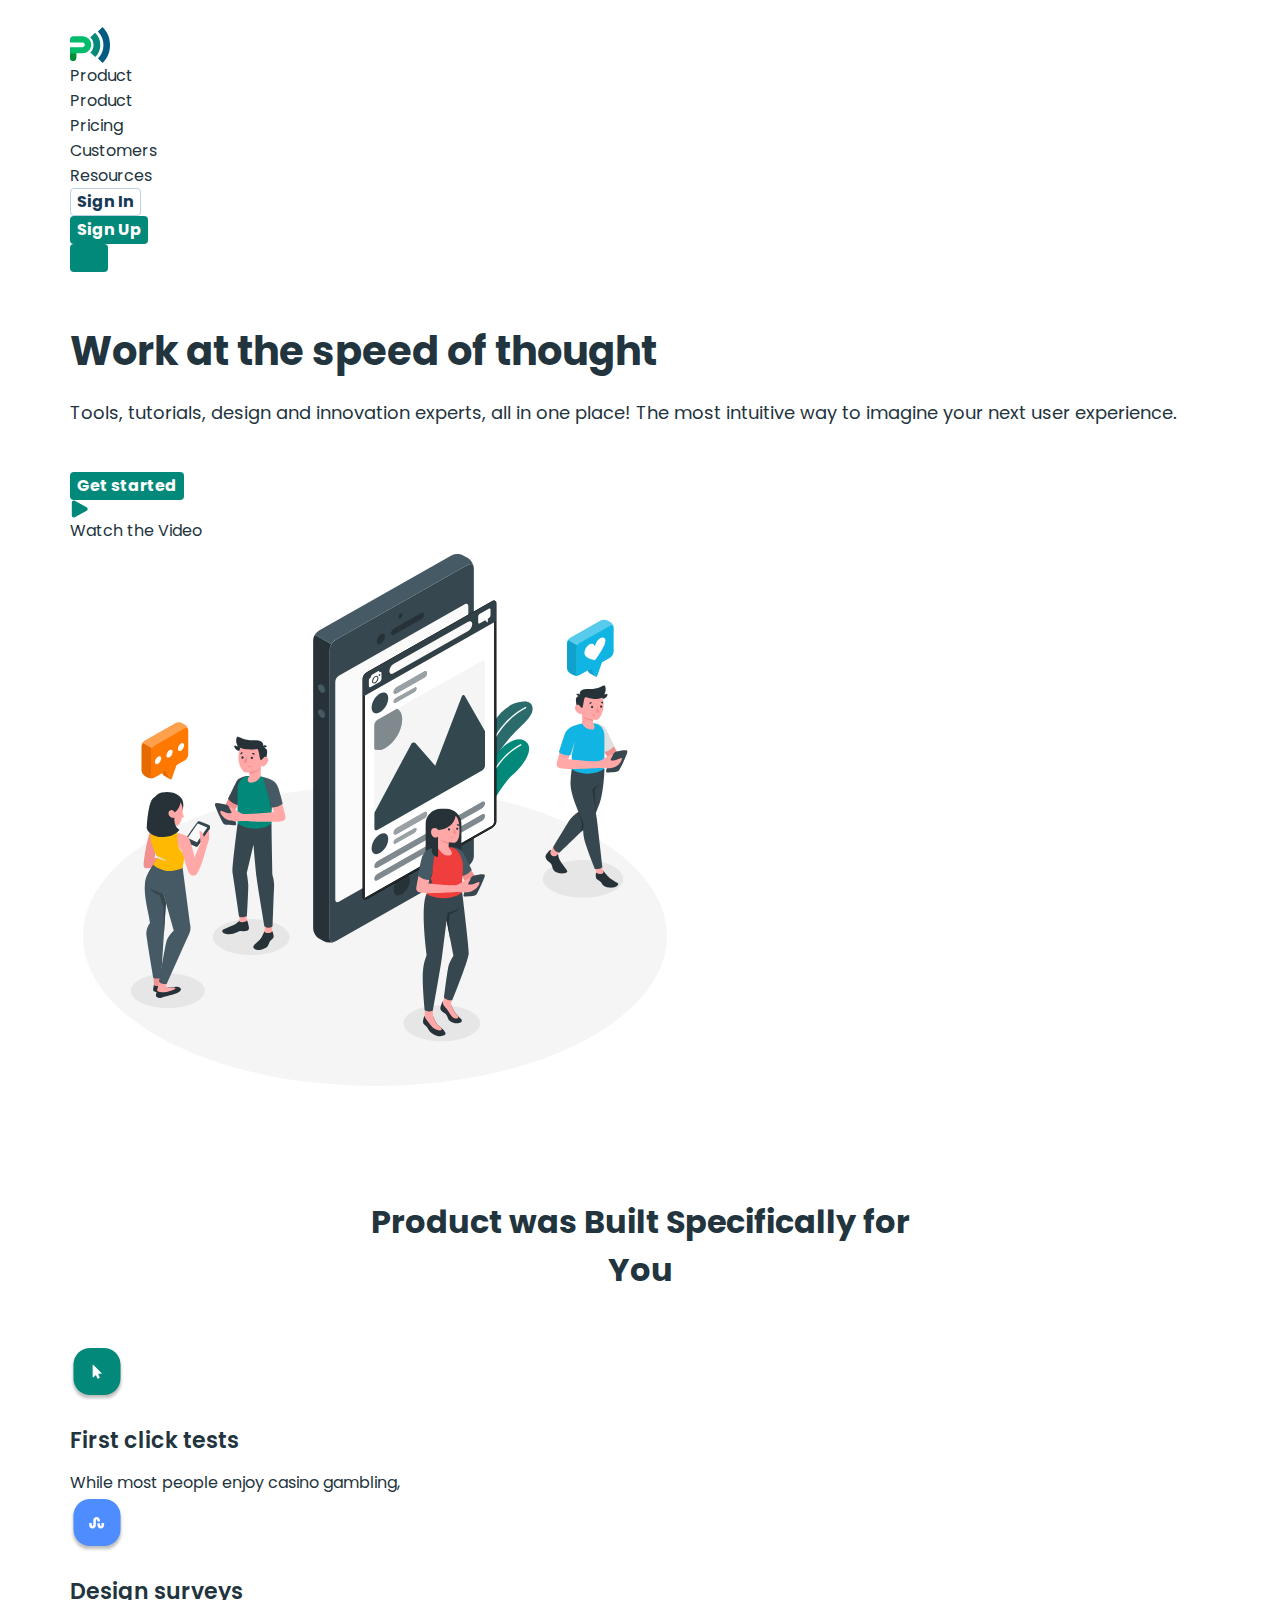
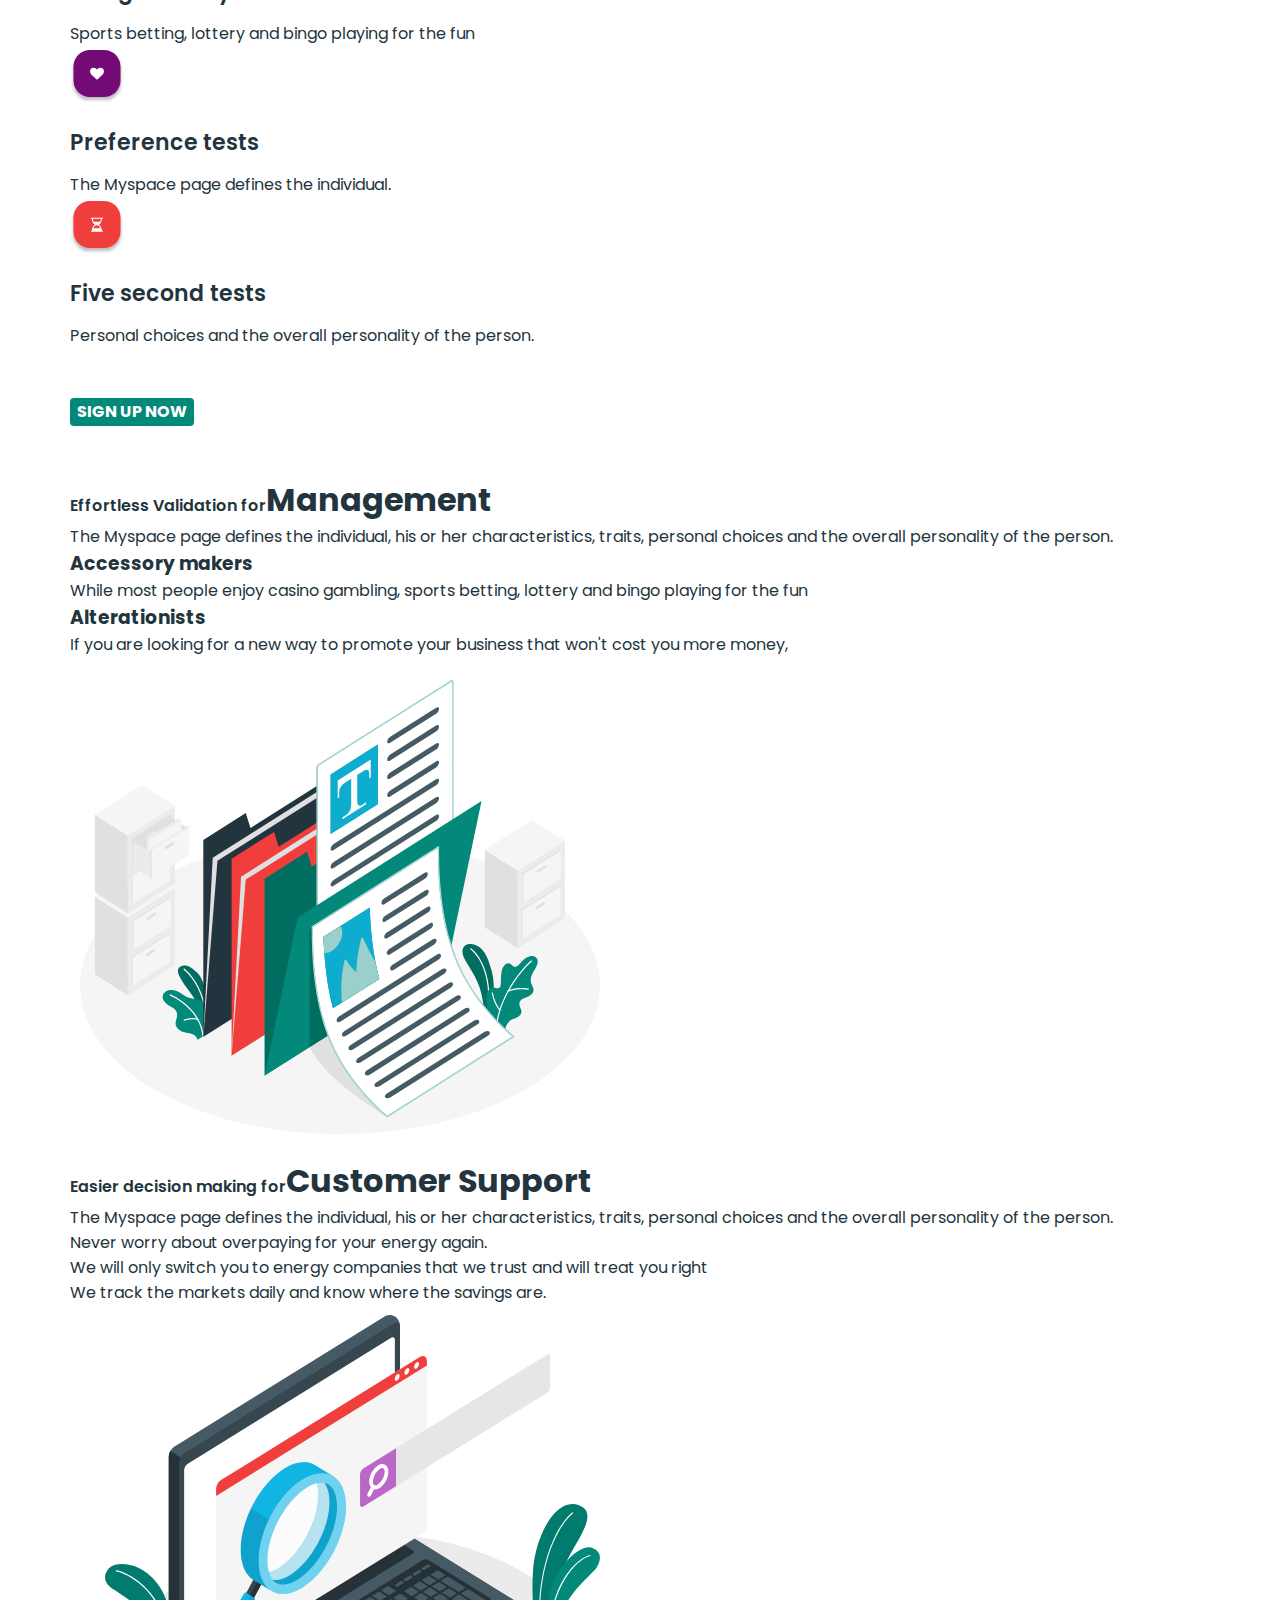
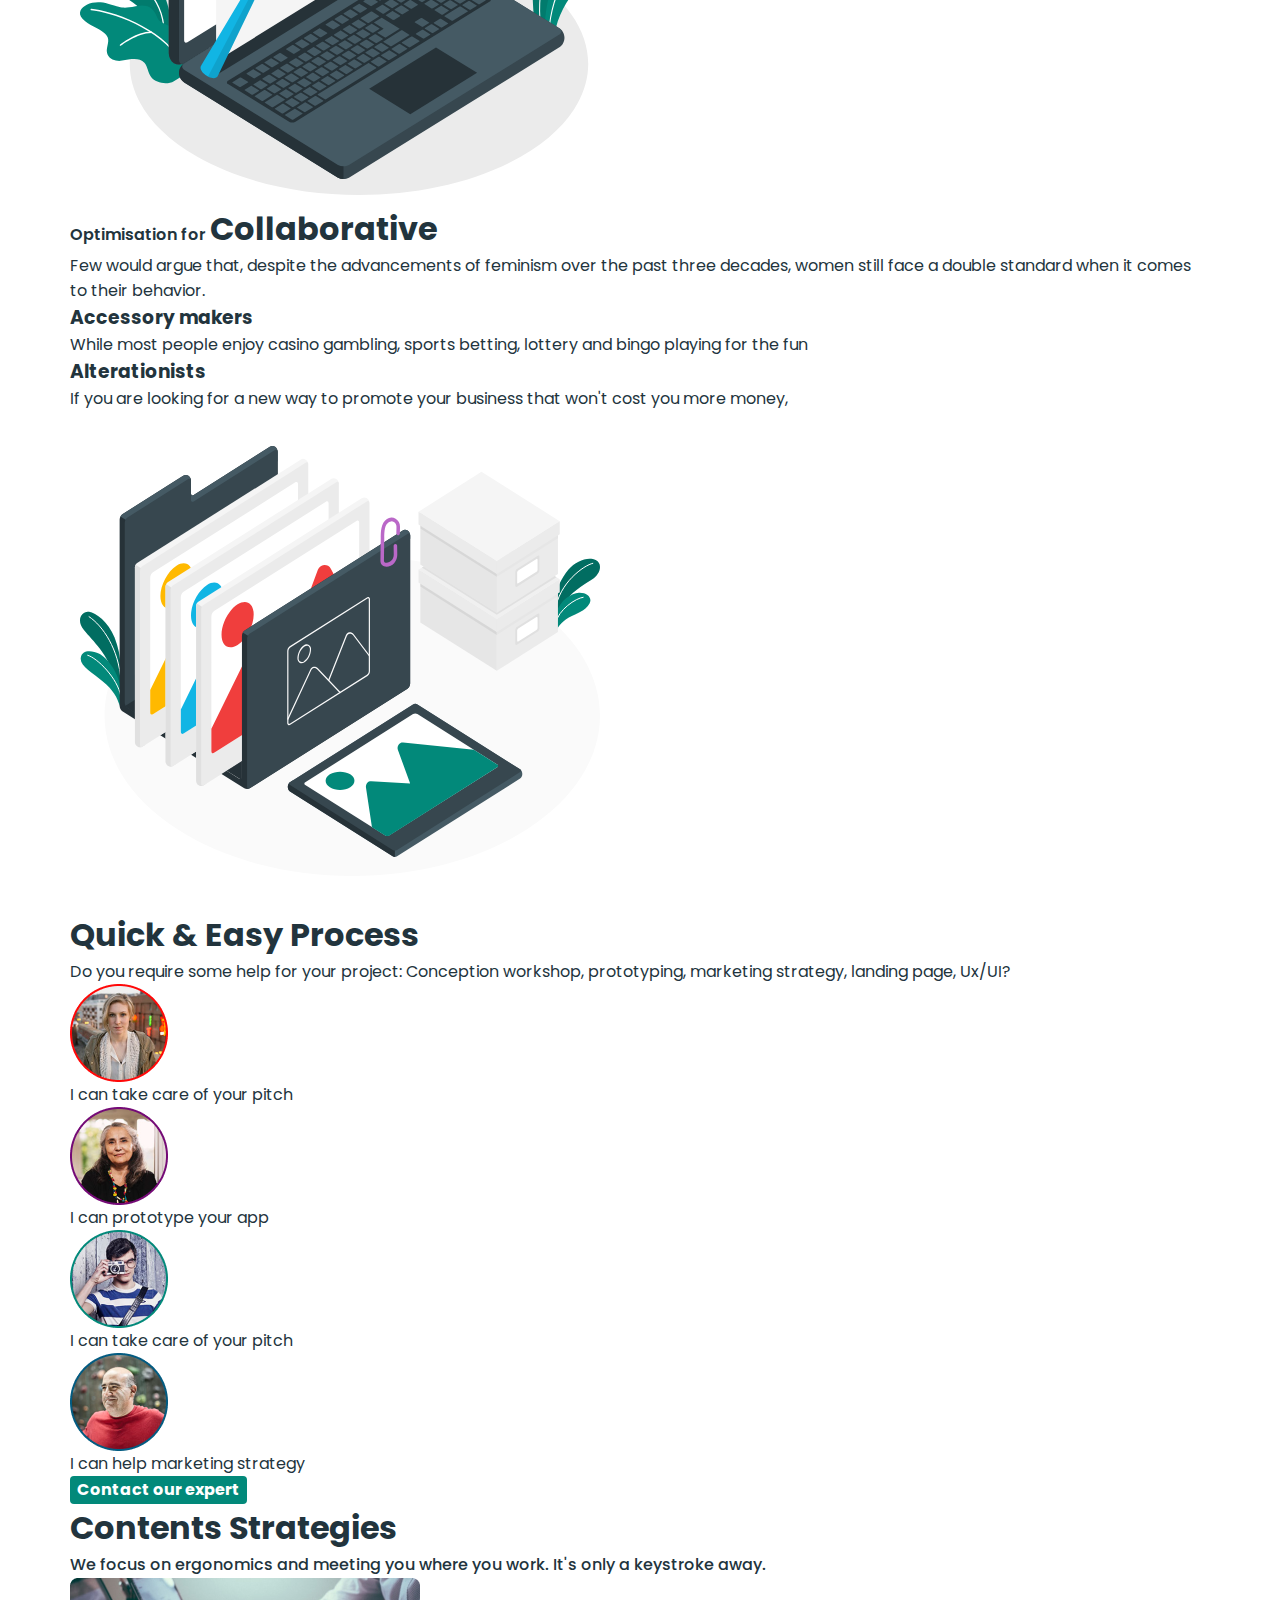
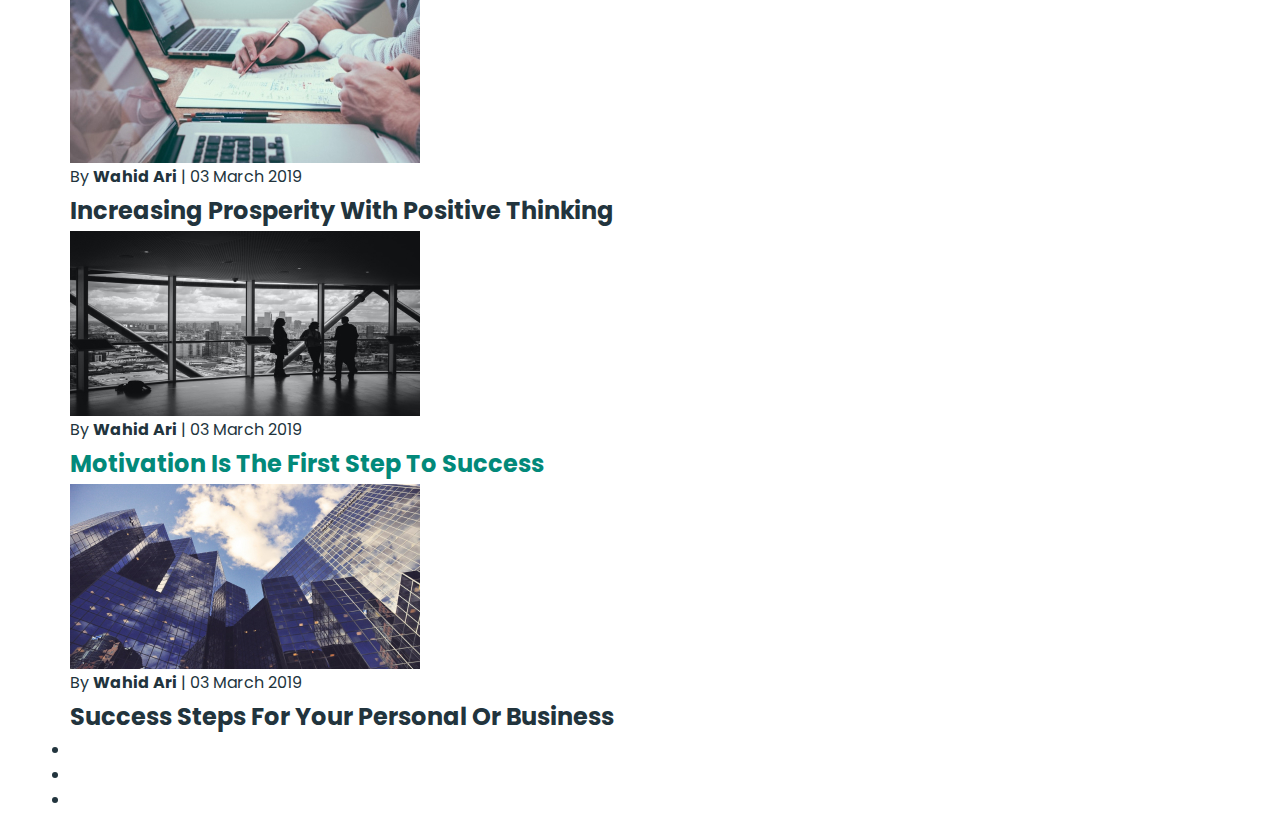
<file: index.html>
<!DOCTYPE html>
<html lang="en">
  <head>
    <meta charset="UTF-8" />
    <meta http-equiv="X-UA-Compatible" content="IE=edge" />
    <meta name="viewport" content="width=device-width, initial-scale=1.0" />
    <title>Business promition</title>
    <link rel="preconnect" href="https://fonts.googleapis.com" />
    <link rel="preconnect" href="https://fonts.gstatic.com" crossorigin />
    <link
      href="https://fonts.googleapis.com/css2?family=Montserrat:wght@600&family=Poppins:wght@400;500;600;700&display=swap"
      rel="stylesheet"
    />
    <link rel="stylesheet" href="./css/style.css" />
  </head>

  <body>
    <!-- Header -->
    <header class="header">
      <div class="container">
        <a class="logo link" href="#">
          <img
            class="logo-img"
            src="./image/header/logo.svg"
            alt="logo"
            width="40"
            height="36"
          />Product</a
        >
        <nav class="header-nav">
          <ul class="list header-list">
            <li class="header-item">
              <a class="header-link link" href="">Product</a>
            </li>
            <li class="header-item">
              <a class="header-link link" href="">Pricing</a>
            </li>
            <li class="header-item">
              <a class="header-link link" href="">Customers</a>
            </li>
            <li class="header-item">
              <a class="header-link link" href="">Resources</a>
            </li>
          </ul>
        </nav>
        <ul class="list header-list">
          <li class="header-item">
            <button class="btn btn-primary header-button" type="button">Sign In</button>
          </li>
          <li class="header-item">
            <button class="btn btn-accent header-button" type="button">Sign Up</button>
          </li>
          <li class="header-item">
            <button class="btn-accent btn header-button" type="button" aria-label="sweetch-button">
              <img
                class="button-icon"
                src="./image/header/icon-dark-light.svg"
                alt="icon"
                width="24"
                height="24"
              />
            </button>
          </li>
        </ul>
      </div>
    </header>
    <main>
      <!-- Hero -->
      <section class="hero">
        <div class="container">
          <h1 class="hero-title">Work at the speed of thought</h1>
          <p class="hero-text">
            Tools, tutorials, design and innovation experts, all in one place! The most intuitive
            way to imagine your next user experience.
          </p>
          <button class="hero-btn btn btn-accent" type="button">Get started</button>
          <a class="hero-link link" href=""
            ><img
              class="hero-icon"
              src="./image/hero/hero-icon.svg"
              alt="play-icon"
              width="20"
              height="18"
            />
            Watch the Video</a
          >
          <img
            class="hero-img"
            src="./image/hero/hero-img.svg"
            alt="hero-image"
            width="610"
            height="555"
          />
        </div>
      </section>
      <!-- Feautures -->
      <section class="feautures">
        <div class="container">
          <h2 class="section-title feautures-title">Product was Built Specifically for You</h2>
          <ul class="list feautures-list">
            <li class="feautures-item">
              <img
                class="feautures-img"
                src="./image/features/icon-1.svg"
                alt=""
                width="54"
                height="62"
              />
              <h3 class="feautures-subtitle">First click tests</h3>
              <p class="feautures-text">While most people enjoy casino gambling,</p>
            </li>
            <li class="feautures-item">
              <img
                class="feautures-img"
                src="./image/features/icon-2.svg"
                alt=""
                width="54"
                height="62"
              />
              <h3 class="feautures-subtitle">Design surveys</h3>
              <p class="feautures-text">Sports betting, lottery and bingo playing for the fun</p>
            </li>
            <li class="feautures-item">
              <img
                class="feautures-img"
                src="./image/features/icon-3.svg"
                alt=""
                width="54"
                height="62"
              />
              <h3 class="feautures-subtitle">Preference tests</h3>
              <p class="feautures-text">The Myspace page defines the individual.</p>
            </li>
            <li class="feautures-item">
              <img
                class="feautures-img"
                src="./image/features/icon-4.svg"
                alt=""
                width="54"
                height="62"
              />
              <h3 class="feautures-subtitle">Five second tests</h3>
              <p class="feautures-text">
                Personal choices and the overall personality of the person.
              </p>
            </li>
          </ul>
          <button class="feautures-btn btn btn-accent" type="button">SIGN UP NOW</button>
        </div>
      </section>
      <!-- Managment -->
      <section class="managment">
        <div class="container">
          <h2 class="section-title managment-title">
            <span class="section-title-small">Effortless Validation for</span>Management
          </h2>
          <p class="managment-description">
            The Myspace page defines the individual, his or her characteristics, traits, personal
            choices and the overall personality of the person.
          </p>
          <ul class="list managment-list list">
            <li class="managment-item">
              <h3 class="managment-subtitle">Accessory makers</h3>
              <p class="managment-text">
                While most people enjoy casino gambling, sports betting, lottery and bingo playing
                for the fun
              </p>
            </li>
            <li class="managment-item">
              <h3 class="managment-subtitle">Alterationists</h3>
              <p class="managment-text">
                If you are looking for a new way to promote your business that won&#39;t cost you
                more money,
              </p>
            </li>
          </ul>
          <img
            src="./image/managment/management-img.svg"
            alt="managment"
            width="540"
            height="500"
          />
        </div>
      </section>
      <!-- Customer support -->
      <section class="support">
        <div class="container">
          <h2 class="section-title support-title">
            <span class="section-title-small">Easier decision making for</span>Customer Support
          </h2>
          <p class="support-text">
            The Myspace page defines the individual, his or her characteristics, traits, personal
            choices and the overall personality of the person.
          </p>
          <ul class="list support-list">
            <li class="support-item">Never worry about overpaying for your energy again.</li>
            <li class="support-item">
              We will only switch you to energy companies that we trust and will treat you right
            </li>
            <li class="support-item">We track the markets daily and know where the savings are.</li>
          </ul>
          <img
            class="support-img"
            src="./image/support/support-img.svg"
            alt=""
            width="540"
            height="500"
          />
        </div>
      </section>
      <!-- Collab -->
      <section class="collaborative">
        <div class="container">
          <h2 class="section-title collaborative-header">
            <span class="section-title-small">Optimisation for </span>Collaborative
          </h2>
          <p class="collaborative-subtext">
            Few would argue that, despite the advancements of feminism over the past three decades,
            women still face a double standard when it comes to their behavior.
          </p>
          <ul class="list collaborative-list">
            <li class="collaborative-item">
              <h3 class="collaborative-subtitle">Accessory makers</h3>
              <p class="collaborative-text">
                While most people enjoy casino gambling, sports betting, lottery and bingo playing
                for the fun
              </p>
            </li>
            <li class="collaborative-item">
              <h3 class="collaborative-subtitle">Alterationists</h3>
              <p class="collaborative-text">
                If you are looking for a new way to promote your business that won&#39;t cost you
                more money,
              </p>
            </li>
          </ul>
          <img
            src="./image/collab/collaboration-img.svg"
            alt=""
            class="collaborative-img"
            width="540"
            height="500"
          />
        </div>
      </section>
      <!-- Stuff -->
      <section class="stuff">
        <div class="container">
          <h2 class="section-title stuff-title">Quick & Easy Process</h2>
          <p class="stuff-descr">
            Do you require some help for your project: Conception workshop, prototyping, marketing
            strategy, landing page, Ux/UI?
          </p>
          <ul class="stuff-list list">
            <li class="stuff-item">
              <img
                src="./image/stuff/avatar1.png"
                alt=""
                class="stuff-avatar"
                width="98"
                height="98"
              />
              <p class="stuff-text">I can take care of your pitch</p>
            </li>
            <li class="stuff-item">
              <img
                src="./image/stuff/avatar2.png"
                alt=""
                class="stuff-avatar"
                width="98"
                height="98"
              />
              <p class="stuff-text">I can prototype your app</p>
            </li>
            <li class="stuff-item">
              <img
                src="./image/stuff/avatar3.png"
                alt=""
                class="stuff-avatar"
                width="98"
                height="98"
              />
              <p class="stuff-text">I can take care of your pitch</p>
            </li>
            <li class="stuff-item">
              <img
                src="./image/stuff/avatar4.png"
                alt=""
                class="stuff-avatar"
                width="98"
                height="98"
              />
              <p class="stuff-text">I can help marketing strategy</p>
            </li>
          </ul>
          <button class="stuff-btn btn btn-accent" type="button">Contact our expert</button>
        </div>
      </section>
      <!-- News feed -->
      <section class="news-feed">
        <div class="container">
          <h2 class="section-title">Contents Strategies</h2>
          <p class="news-feed-descr">
            We focus on ergonomics and meeting you where you work. It's only a keystroke away.
          </p>
          <ul class="news-feed-list list">
            <li class="news-feed-item">
              <a href="" class="news-feed-link link">
                <img
                  src="./image/news-feed/image-1.jpg"
                  alt=""
                  class="news-feed-img"
                  width="350"
                  height="185"
                />
                <p class="news-feed-meta">
                  By <span class="news-feed-author">Wahid Ari</span> |
                  <time datetime="2019-03-03"> 03 March 2019</time>
                </p>
                <h3 class="news-feed-subtitle">Increasing Prosperity With Positive Thinking</h3>
              </a>
            </li>
            <li class="news-feed-item">
              <a href="" class="news-feed-link link">
                <img
                  src="./image/news-feed/image-2.jpg"
                  alt=""
                  class="news-feed-img"
                  width="350"
                  height="185"
                />
                <p class="news-feed-meta">
                  By <span class="news-feed-author">Wahid Ari</span> |
                  <time datetime="2019-03-03"> 03 March 2019</time>
                </p>
                <h3 class="news-feed-subtitle current">Motivation Is The First Step To Success</h3>
              </a>
            </li>
            <li class="news-feed-item">
              <a href="" class="news-feed-link link">
                <img
                  src="./image/news-feed/image-3.jpg"
                  alt=""
                  class="news-feed-img"
                  width="350"
                  height="185"
                />
                <p class="news-feed-meta">
                  By <span class="news-feed-author">Wahid Ari</span> |
                  <time datetime="2019-03-03"> 03 March 2019</time>
                </p>
                <h3 class="news-feed-subtitle">Success Steps For Your Personal Or Business</h3>
              </a>
            </li>
          </ul>
          <ul class="news-feed-pagination">
            <li class="news-feed-dots"></li>
            <li class="news-feed-dots"></li>
            <li class="news-feed-dots"></li>
          </ul>
        </div>
      </section>
    </main>
  </body>
</html>
</file>
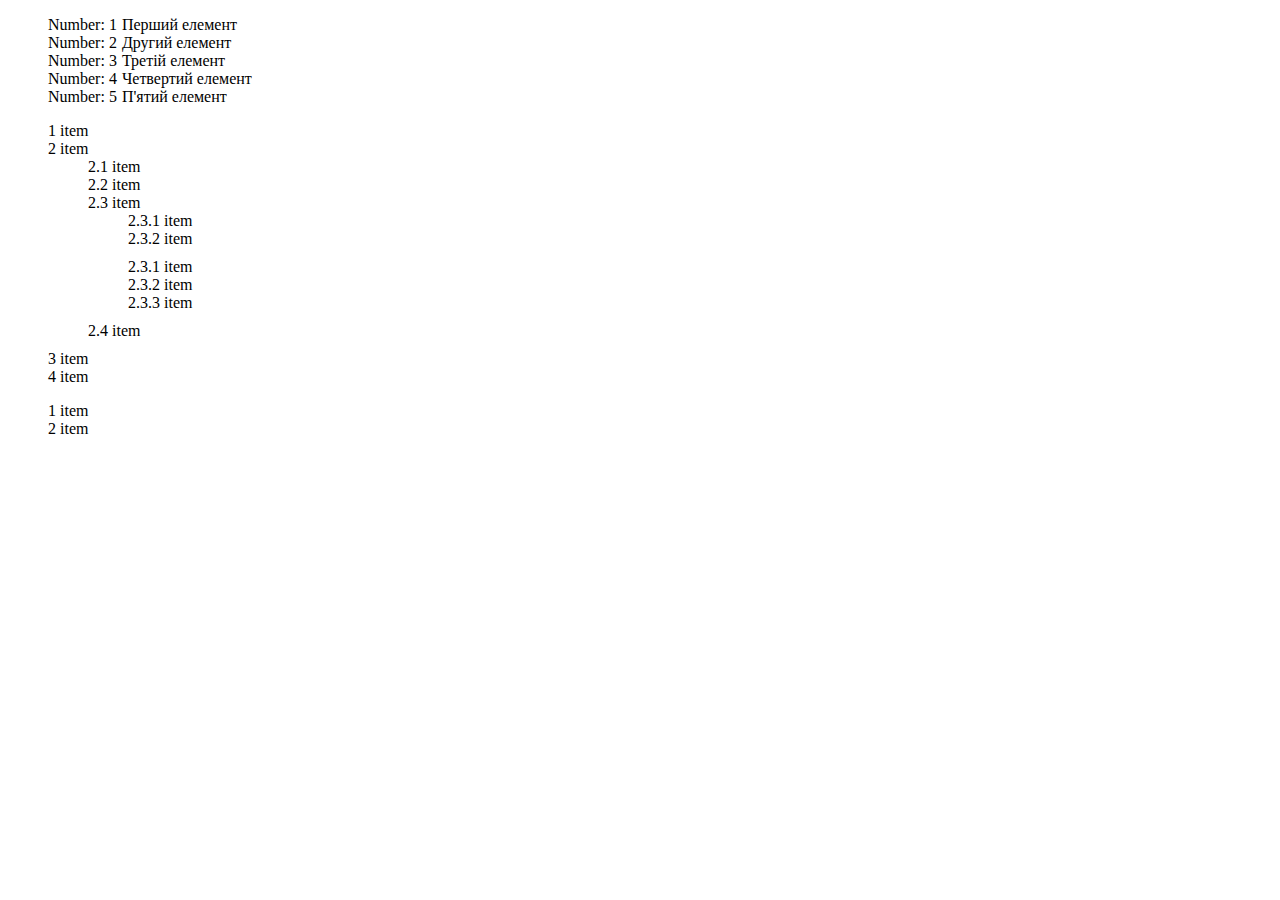
<file: counter.html>
<!DOCTYPE html>
<html lang="en">
  <head>
    <meta charset="UTF-8" />
    <meta name="viewport" content="width=device-width, initial-scale=1.0" />
    <title>Document</title>
    <style>
      .custom-list {
        counter-reset: item 0; /* Встановлюємо початкове значення для лічильника */
        list-style-type: none; /* Сховуємо стандартну нумерацію списку */
      }

      .custom-list li::before {
        content: "Number: " counter(item); /* Виводимо значення лічильника перед кожним елементом */
        counter-increment: item; /* Збільшуємо лічильник після кожного елемента */
        margin-right: 5px; /* Додатковий відступ між номером та текстом */
      }

      .multi-level-list {
        counter-reset: section; /* Встановлюємо початкове значення для лічильника кожного тега ol */
        list-style-type: none;
        margin-bottom: 10px;
      }

      .multi-level-list li::before {
        counter-increment: section; /* Інкрементуємо лічильник поточного рівня вкладеності */
        content: counters(section, ".") " "; /* Додаємо значення для всіх рівнів вкладеності, використовуючи розділювач '.' */
      }
    </style>
  </head>
  <body>
    <ul class="custom-list">
      <li>Перший елемент</li>
      <li>Другий елемент</li>
      <li>Третій елемент</li>
      <li>Четвертий елемент</li>
      <li>П'ятий елемент</li>
    </ul>

    <ol class="multi-level-list">
      <li>item</li>
      <li>
        item
        <ol class="multi-level-list">
          <li>item</li>
          <li>item</li>
          <li>
            item
            <ol class="multi-level-list">
              <li>item</li>
              <li>item</li>
            </ol>
            <ol class="multi-level-list">
              <li>item</li>
              <li>item</li>
              <li>item</li>
            </ol>
          </li>
          <li>item</li>
        </ol>
      </li>
      <li>item</li>
      <li>item</li>
    </ol>
    <ol class="multi-level-list">
      <li>item</li>
      <li>item</li>
    </ol>
  </body>
</html>
</file>
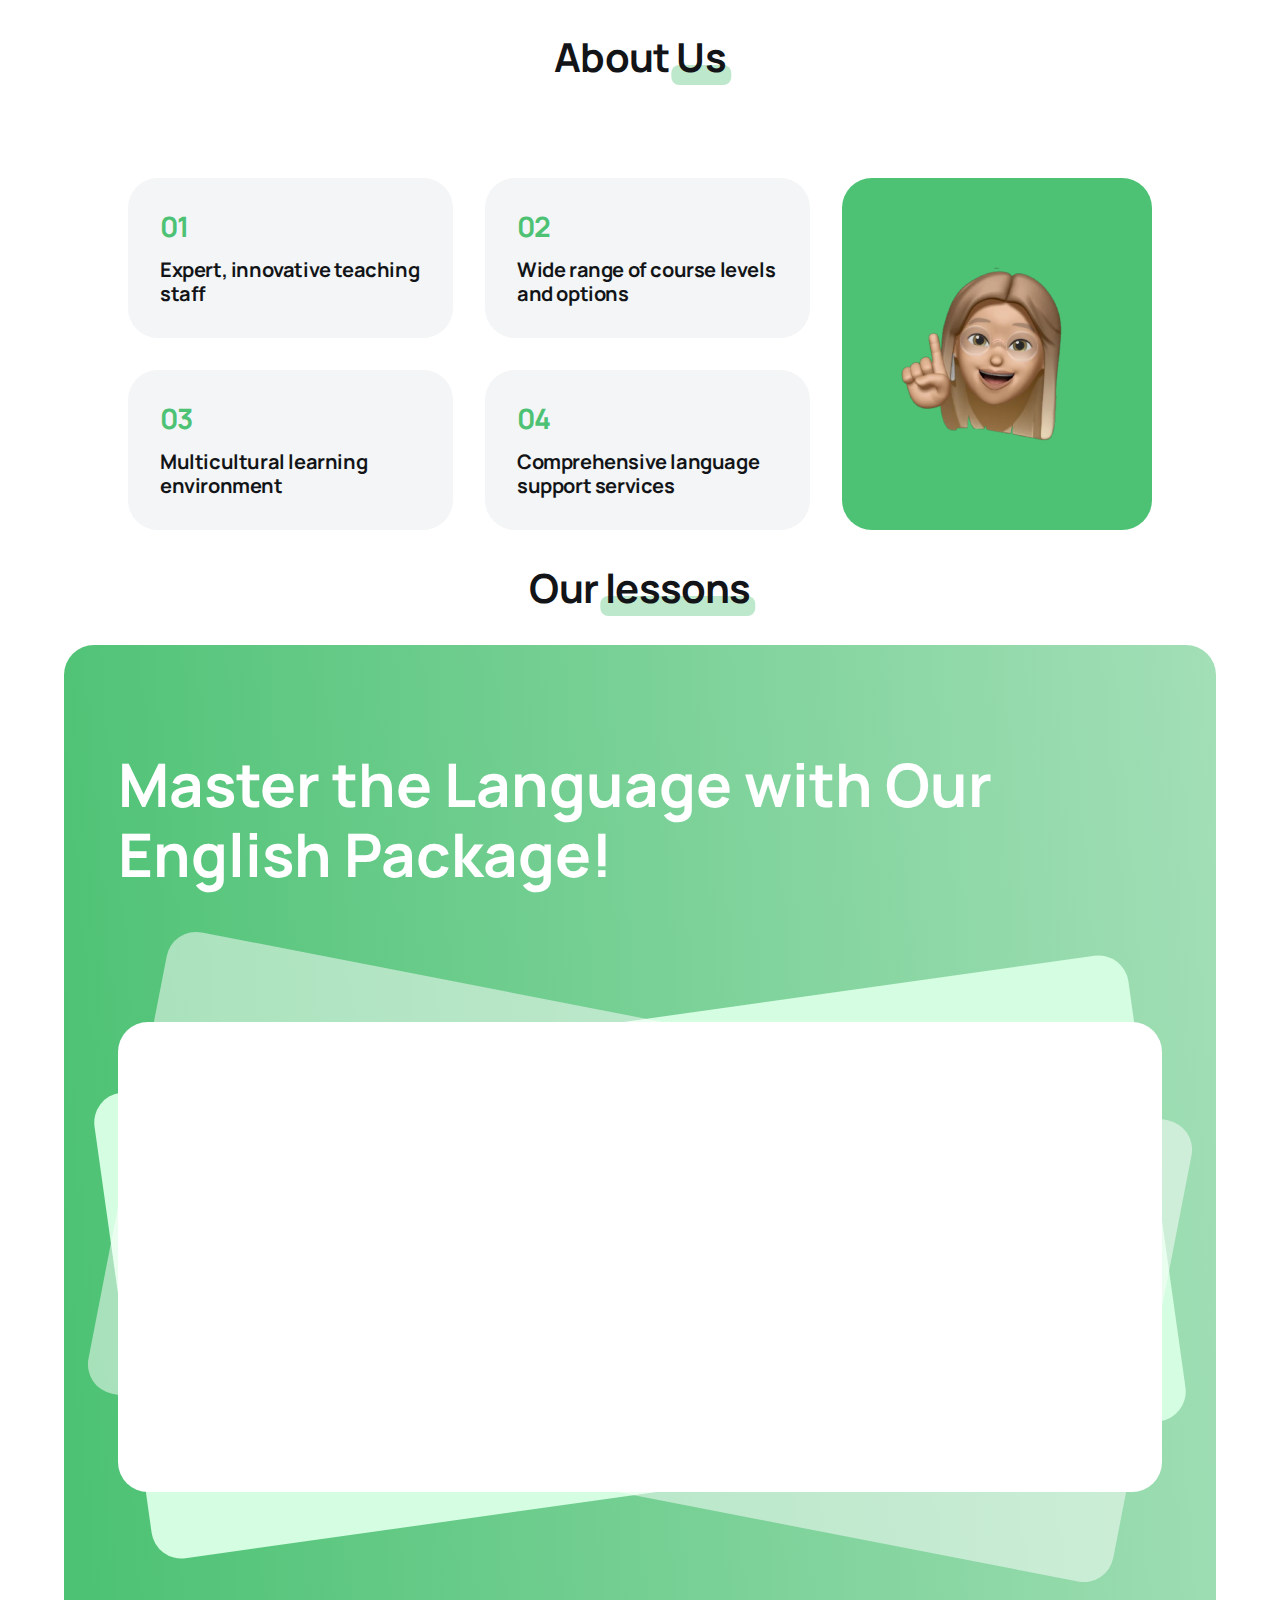
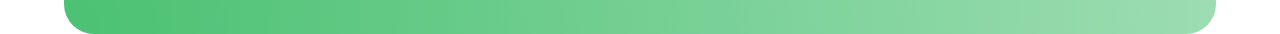
<file: test.html>
<!DOCTYPE html>
<html lang="en">
  <head>
    <meta charset="UTF-8" />
    <meta name="viewport" content="width=device-width, initial-scale=1.0" />
    <title>Document</title>
    <link rel="preconnect" href="https://fonts.googleapis.com" />
    <link rel="preconnect" href="https://fonts.gstatic.com" crossorigin />
    <link
      href="https://fonts.googleapis.com/css2?family=Manrope:wght@400;700&display=swap"
      rel="stylesheet"
    />
    <link
      rel="stylesheet"
      href="https://cdn.jsdelivr.net/npm/modern-normalize@2.0.0/modern-normalize.min.css"
    />
    <link rel="stylesheet" href="./css/test.css" />
  </head>
  <body>
    <section class="about">
      <h2 class="about-title">About <span class="accent">Us</span></h2>
      <!-- <div class="about-warpper"> -->
      <ol class="about-list">
        <li class="about-list-item">Expert, innovative teaching staff</li>
        <li class="about-list-item">Wide range of course levels and options</li>
        <li class="about-list-item">Multicultural learning environment</li>
        <li class="about-list-item">Comprehensive language support services</li>
      </ol>
      <!-- </div> -->
    </section>
    <section>
      <h2 class="about-title">Our <span class="accent">lessons</span></h2>
    </section>

    <section class="proposal">
      <h2>Master the Language with Our English Package!</h2>
      <div class="wrapper"></div>
    </section>
  </body>
</html>
</file>
<file: css/test.css>
.about {
  display: grid;
  grid-template-columns: 20px 1fr 20px;
  row-gap: 64px;
}
.about-title {
  grid-column: 2/3;

  color: #121417;
  text-align: center;
  font-family: Manrope;
  font-size: 40px;
  font-style: normal;
  font-weight: 700;
  line-height: 48px; /* 120% */
  letter-spacing: -0.8px;
}
.accent {
  position: relative;
}
.accent::before {
  content: "";
  position: absolute;
  bottom: -1px;
  left: 50%;
  z-index: -1;
  transform: translateX(-50%);

  width: calc(100% + 10px);
  height: 20px;

  border-radius: 8px;
  background: #bee8cc;
}
.about-warpper {
  display: flex;
  gap: 3%;
  width: 1024px;
  margin: 0 auto;

  outline: 2px solid red;
  outline-offset: -2px;
}

.about-list {
  grid-column: 2/3;
  counter-reset: item-counter 0;
  list-style-type: none;
  padding: 0;
  margin: 0 auto;

  /* width: 66%;
  display: flex;
  flex-wrap: wrap; */
  display: grid;
  grid-template-columns: 325px 325px 310px;
  grid-template-rows: 160px 160px;
  gap: 32px;
}

.about-list::after {
  content: "";
  display: block;
  grid-column-start: 3;

  grid-row-start: 1;
  grid-row-end: 3;

  background-color: #4dc274;
  border-radius: 30px;

  background-image: url("../image/memoji.png");
  background-repeat: no-repeat;
  background-position: center;
}

.about-list-item {
  color: #121417;
  font-family: Manrope;
  font-size: 20px;
  font-style: normal;
  font-weight: 700;
  line-height: 24px; /* 120% */
  letter-spacing: -0.4px;
  border-radius: 30px;
  background: #f3f5f6;
  padding: 32px;
  /* width: calc((100% - 32px) / 2); */
}
.about-list-item::before {
  content: "0" counter(item-counter);
  counter-increment: item-counter;

  color: #4dc274;
  font-family: Manrope;
  font-size: 28px;
  font-style: normal;
  font-weight: 700;
  line-height: 32px; /* 114.286% */
  letter-spacing: -0.56px;
  display: block;
  margin-bottom: 16px;
}
.about-list-item:nth-child(n + 10)::before {
  content: counter(item-counter);
}

/* =========================== */
.proposal {
  position: relative;
  z-index: -2;

  width: 1152px;
  padding: 54px;
  padding-bottom: 142px;
  margin: 0 auto;
  min-height: 300px;
  border-radius: 30px;
  background: linear-gradient(85deg, #4dc274 2.25%, #bee8cc 131.25%);
}
.proposal h2 {
  margin-bottom: 133px;
  color: #fff;
  font-family: Manrope;
  font-size: 60px;
  font-style: normal;
  font-weight: 700;
  line-height: 70px; /* 116.667% */
}
.proposal .wrapper {
  position: relative;
  height: 470px;
  padding: 64px;
  border-radius: 30px;
  background-color: #fff;
}
.proposal .wrapper::before,
.proposal .wrapper::after {
  content: "";
  position: absolute;
  top: 50%;
  left: 50%;
  z-index: -1;

  transform: translate(-50%, -50%) rotate(-8deg);

  width: 100%;
  height: 100%;

  background: #d4fde1;
  border-radius: 30px;
}

.proposal .wrapper::after {
  background: rgba(255, 255, 255, 0.5);
  transform: translate(-50%, -50%) rotate(11deg);
}
</file>
<file: css/style.css>
body {
  font-family: Poppins, sans-serif;
  color: #22343d;
}
/* Reset */
.list {
  list-style: none;
}

.link {
  text-decoration: none;
  color: currentColor;
}

ul,
ol {
  margin: 0;
  padding: 0;
}

p,
h1,
h2,
h3,
h4,
h5,
h6 {
  margin: 0;
}

img {
  display: block;
}
/**
  |============================
  | Common styles
  |============================
*/
.section-title {
  font-size: 32px;
  line-height: calc(48 / 32);
}

.section-title-small {
  font-weight: 600;
  font-size: 16px;
  line-height: calc(24 / 16);
}

.container {
  width: 1140px;
  padding: 0 15px;
  margin: 0 auto;
}

.btn {
  font-family: inherit;
  font-weight: 700;
  font-size: 16px;
  line-height: calc(24 / 16);
  border-radius: 4px;
}

.btn-primary {
  color: #173a56;
  border: 1px solid #bcd0e5;
  background-color: transparent;
}

.btn-accent {
  color: #ffffff;
  background-color: #02897a;
  border: 1px solid transparent;
}
/**
  |============================
  | Header
  |============================
*/
.header {
  padding: 19px 0;
}
/**
  |============================
  | Hero
  |============================
*/
.hero-title {
  font-size: 40px;
  line-height: 1.5;
  margin-bottom: 18px;
}
.hero-text {
  font-size: 18px;
  line-height: calc(28 / 18);
  margin-bottom: 45px;
}
.hero {
  padding-top: 25px;
  padding-bottom: 50px;
}
/**
  |============================
  | Feautures
  |============================
*/
.feautures {
  padding-top: 50px;
  padding-bottom: 50px;
}
.feautures-title {
  width: 539px;
  margin: 0 auto 50px;
  text-align: center;
}
.feautures-img {
  margin-bottom: 18px;
}
.feautures-subtitle {
  font-weight: 600;
  font-size: 22px;
  line-height: calc(33 / 22);
  color: #22343d;
  margin-bottom: 13px;
}
.features-text {
  font-size: 16px;
  line-height: 1.62;
  color: #22343d;
}
.feautures-list {
  margin-bottom: 50px;
}
/**
  |============================
  | News-feed
  |============================
*/
.news-feed-descr {
  font-weight: 500;
  line-height: calc(26 / 16);
}

.news-feed-meta {
  line-height: calc(28 / 16);
}

.news-feed-author {
  font-weight: 700;
}

.news-feed-subtitle {
  font-size: 24px;
  line-height: calc(40 / 24);
}

.news-feed-subtitle.current {
  color: #02897a;
}
</file>
